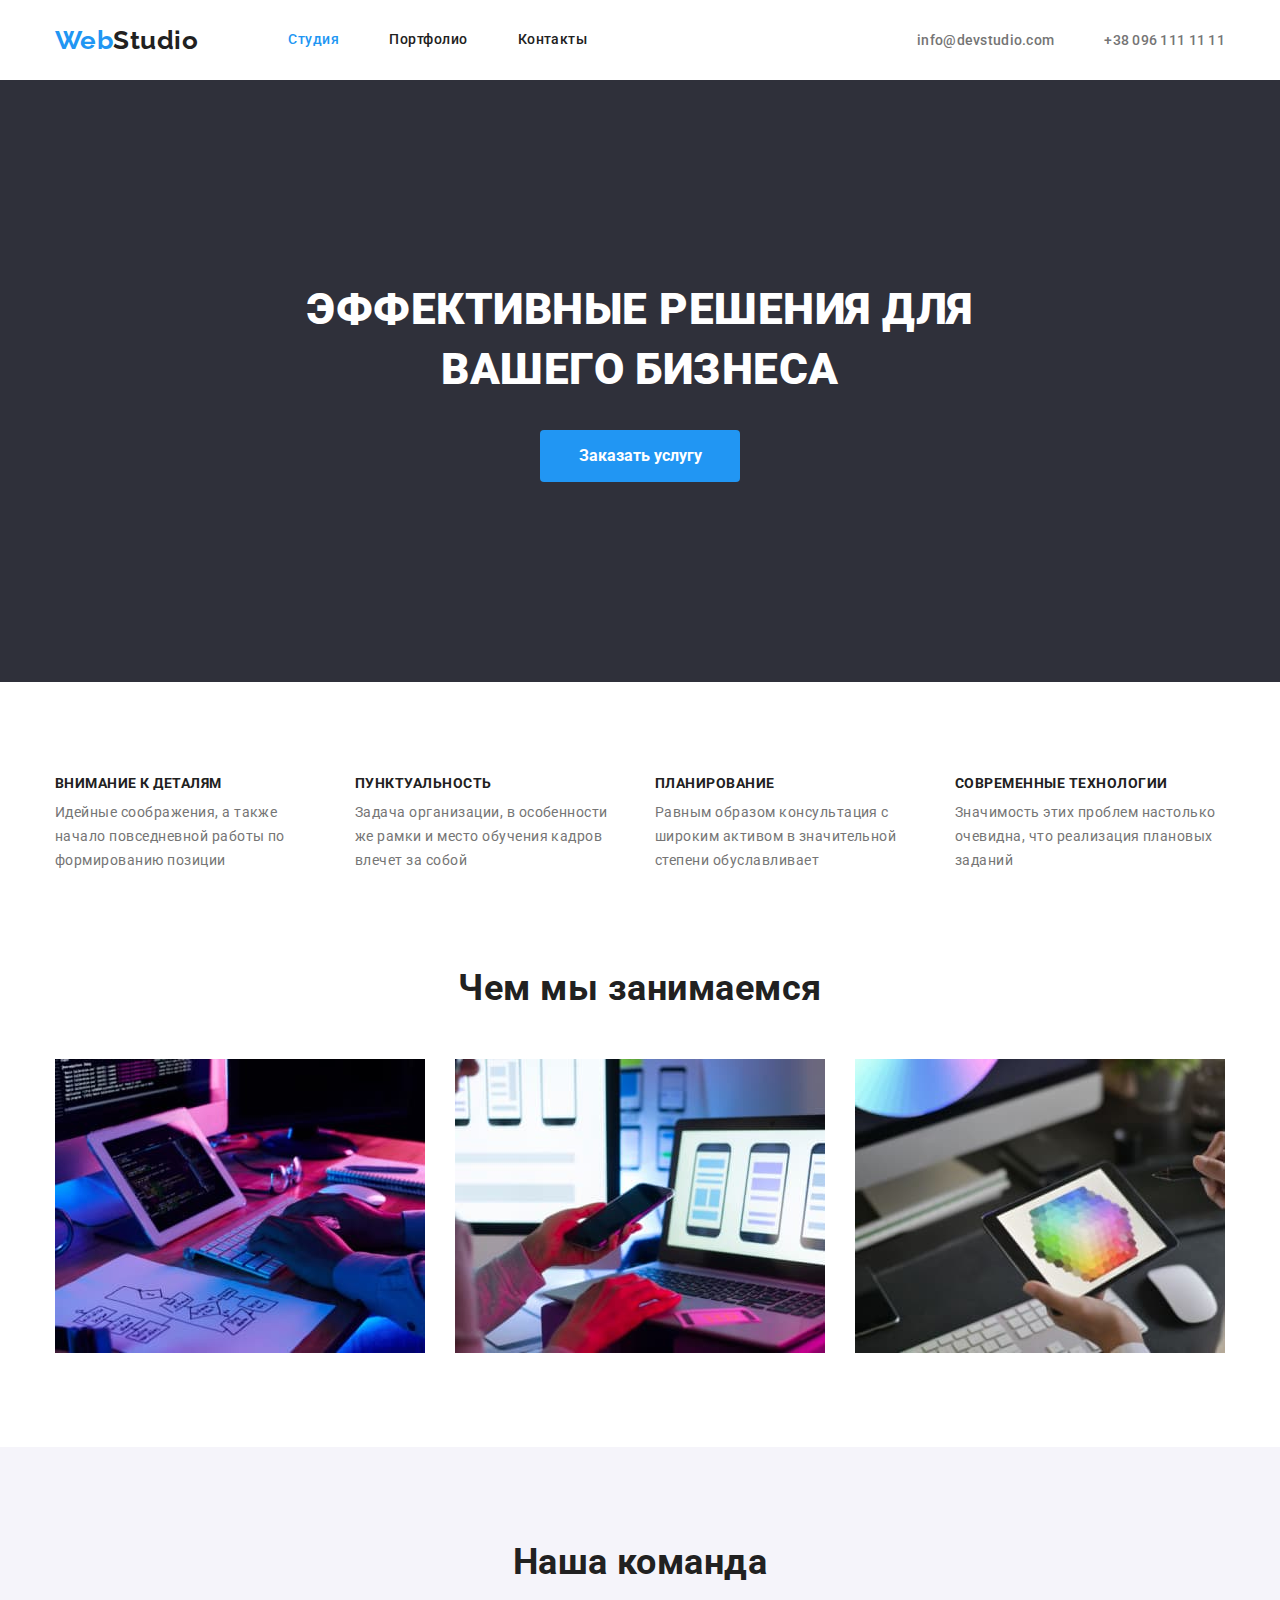
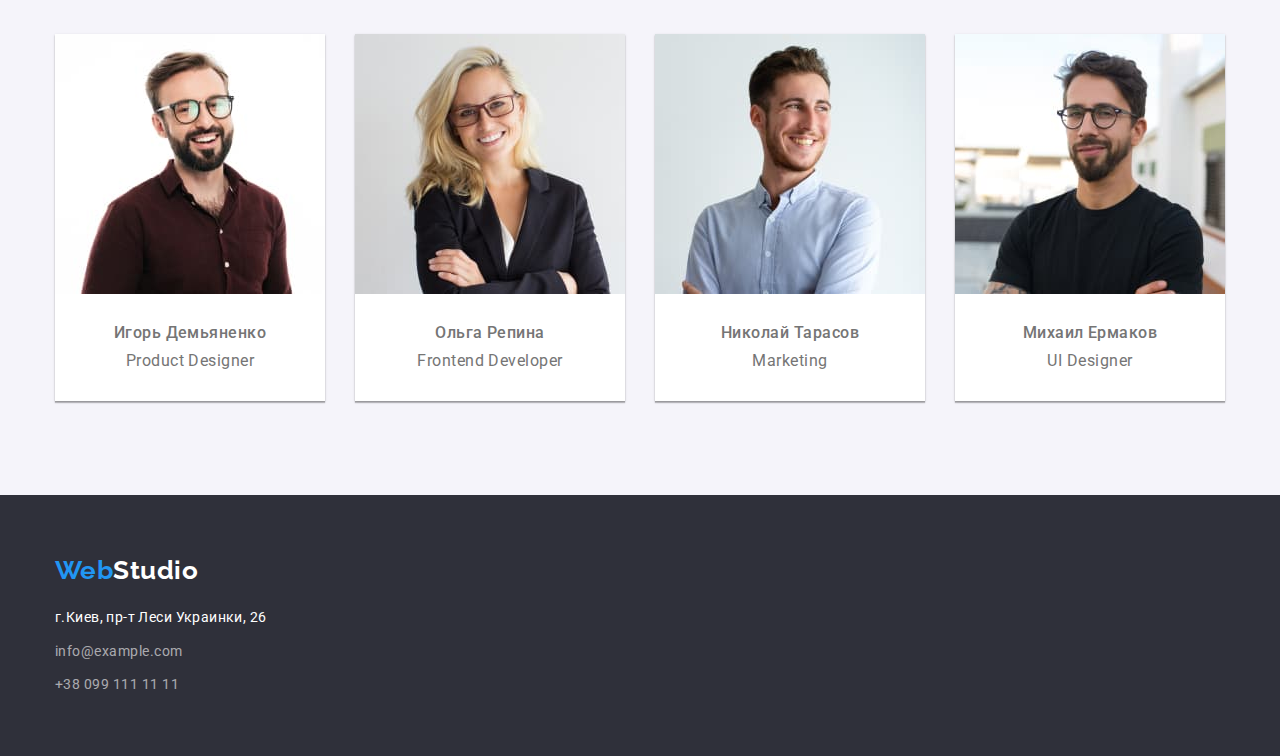
<file: index.html>
<!DOCTYPE html>
<html lang="ru">
    <head>
        <meta charset="UTF-8" />
        <meta http-equiv="X-UA-Compatible" content="IE=edge">
        <meta name="viewport" content="width=device-width, initial-scale=1.0">
        <title>Document</title>
        <link rel="preconnect" href="https://fonts.googleapis.com">
        <link rel="preconnect" href="https://fonts.gstatic.com" crossorigin>
        <link href="https://fonts.googleapis.com/css2?family=Raleway:wght@700&family=Roboto:wght@400;500;700;900&display=swap"
            rel="stylesheet">
        <link rel="stylesheet" href="https://cdnjs.cloudflare.com/ajax/libs/modern-normalize/1.1.0/modern-normalize.min.css">
        <link rel="stylesheet" href="./css/styles.css" />
    </head>
    <body>
        <!--шапка сайта-->
        
           
        <header class="main-nav">
            <div class="container header-container">
            <a href="/" class="logo">
                <span class="logo-web">Web</span><span class="logo-studio">Studio</span>
            </a>
            <nav>
            <ul class="site-nav list">
                <li class="item"><a href="" class="link current">Студия</a></li>
                <li class="item"><a href="./portfolio.html" class="link">Портфолио</a></li>
                <li class="item"><a href="" class="link">Контакты</a></li>
            </ul>
            </nav>
            <ul class="auth-nav list">
                <li class="item"><a href="mailto:info@devstudio.com" class="link">info@devstudio.com</a></li>
                <li class="item"><a href="tel:+380961111111" class="link">+38 096 111 11 11</a></li>
            </ul>
    </div>
        </header>
        
        </div>
       
        <!--Основная часть сайта-->
        <main>
        <!--Герой-->
            <section class="hero">
                <h1 class="hero-title">эффективные решения для вашего бизнеса</h1>
        
            <button type="button" class="button">Заказать услугу</button>
            </section>
        <!--Принципы работы-->
        <section class="section-features">
            <div class="container">
            <h2 class="visually-hidden">наши особенности</h2>
            <ul class="features-list list">
                <li class="descr">
                    <h3 class="title">внимание к деталям</h3>
                    <p class="text">Идейные соображения, а также начало повседневной работы по формированию позиции</p>
                </li>
                <li class="descr">
                    <h3 class="title">пунктуальность</h3>
                    <p class="text">Задача организации, в особенности же рамки и место обучения кадров влечет за собой</p>
                </li>
                <li class="descr">
                    <h3 class="title">планирование</h3>
                    <p class="text">Равным образом консультация с широким активом в значительной степени обуславливает</p>
                </li>
                <li class="descr">
                    <h3 class="title">современные технологии</h3>
                    <p class="text">Значимость этих проблем настолько очевидна, что реализация плановых заданий</p>
                </li>
            </ul>
            </div>
            <!--Чем мы занимаемся-->
        </section>
        <section class="section-work">
            <div class="container">
            <h2 class="section-title">Чем мы занимаемся</h2>
            <ul class="work list">
                <li class="item">
                    <img src="./image/1.jpg" alt="экран разрабочика с изображением кода" width="370"/>
                </li>
                <li class="item">
                    <img src="./image/2.jpg" alt="экран разработчика с изображением интерфейса мобильного телефона" width="370"/>
                </li>
                <li class="item">
                    <img src="./image/3.jpg" alt="планшет с изображением цветовой палитры" width="370" />
                </li>
            </ul>
            </div>
        </section>
        <!--Наша команда-->
        <section class="section-team">
            <div class="container">
            <h2 class="section-title">Наша команда</h2>
            <ul class="team-list list">
                <li class="item">
                    <img src="./image/member1.jpg" alt="фото Игоря Демьяненко" width="270"/>
                    <div class="description">
                    <h3 class="member">Игорь Демьяненко</h3>
                    <p class="text">Product Designer</p>
                    </div>
                </li>
                <li class="item">
                    <img src="./image/member2.jpg" alt="фото Ольги Репиной" width="270"/>
                <div class="description">
                    <h3 class="member">Ольга Репина</h3>
                    <p class="text">Frontend Developer</p>
                    </div>
                </li>
                <li class="item">
                    <img src="./image/member3.jpg" alt="фото Николая Тарасова" width="270"/>
                    <div class="description">
                    <h3 class="member">Николай Тарасов</h3>
                    <p class="text">Marketing</p>
                    </div>
                </li>
                <li class="item">
                    <img src="./image/member4.jpg" alt="фото Михаила Ермакова" width="270"/>
                    <div class="description">
                    <h3 class="member">Михаил Ермаков</h3>
                    <p class="text">UI Designer</p>
                    </div>
                </li>
            </ul>
            </div>
        </section>
        </main>
        <!--Футер-->
        
        <footer>
         <div class="container">
        <a href="/" class="logo-foot">
            <span class="logo-web">Web</span><span class="logo-studio-white">Studio</span></a>
        <address class="addres">
            г.Киев, пр-т Леси Украинки, 26
        </address>
            <ul class="auth-footer list">
                <li class="contact"><a href="mailto:info@example.com" class="link">info@example.com</a></li>
                <li class="contact"><a href="tel:+380991111111" class="link">+38 099 111 11 11</a></li>
            </ul>
        </div>
        </footer>
      
    </body>
</html>
</file>
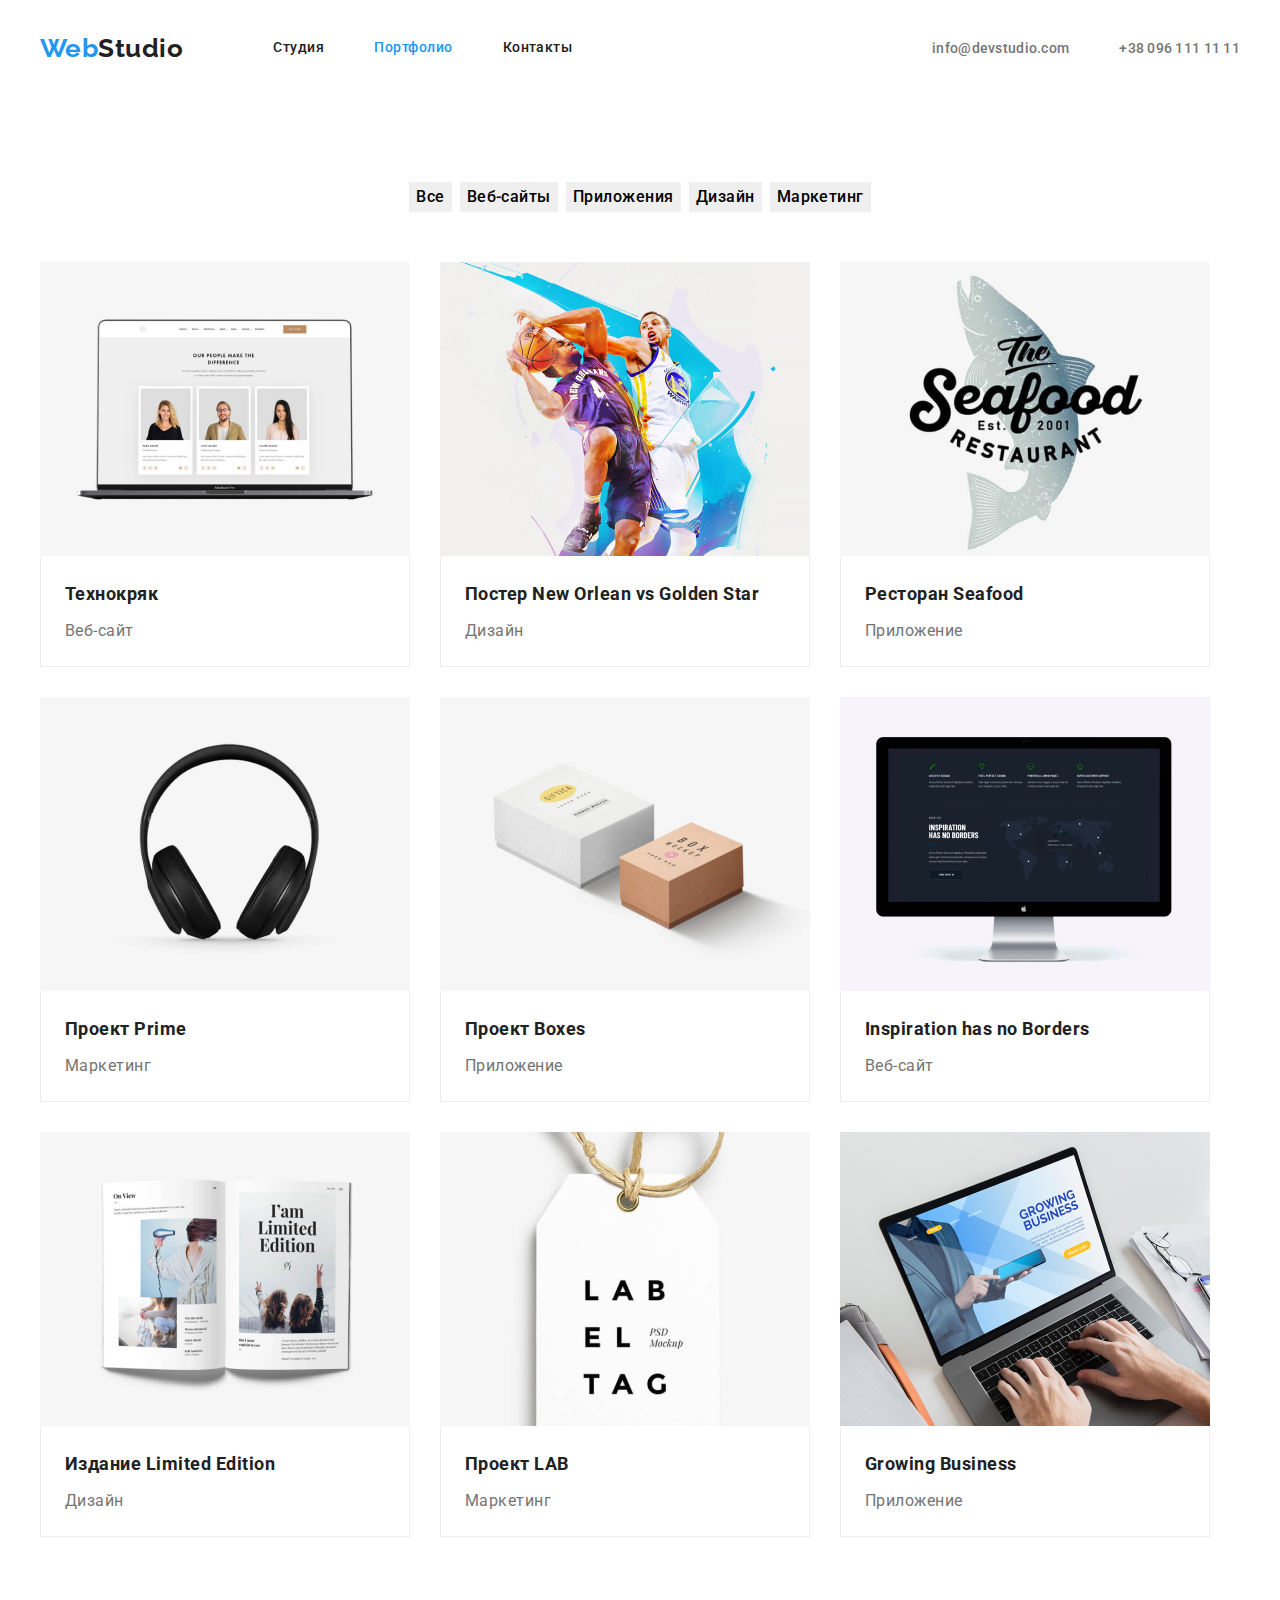
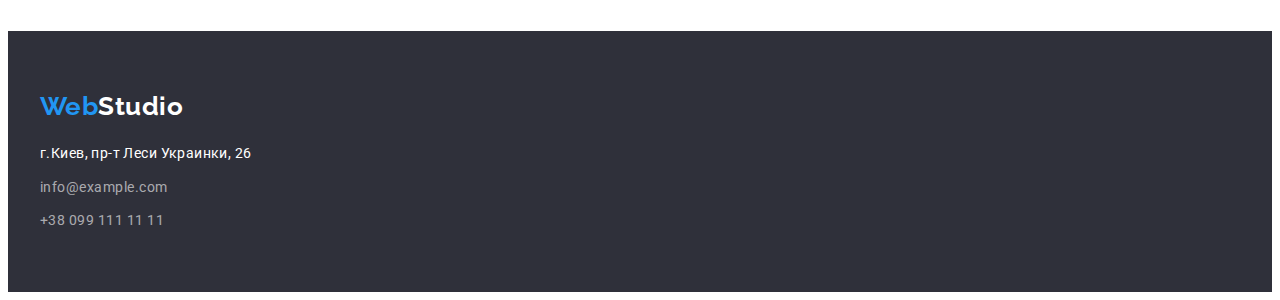
<file: portfolio.html>
<!DOCTYPE html>
<html lang="en">
<head>
    <meta charset="UTF-8">
    <meta http-equiv="X-UA-Compatible" content="IE=edge">
    <meta name="viewport" content="width=device-width, initial-scale=1.0">
    <title>portfolio</title>
   
    <link href="https://fonts.googleapis.com/css2?family=Raleway:wght@700&family=Roboto:wght@400;500;700;900&display=swap"
        rel="stylesheet">
    <link rel="stylesheet" href="./css/styles.css" />
</head>
<body>
<!--шапка сайта-->


    <header class="main-nav">
        <div class="container header-container">
        <a href="/" class="logo">
            <span class="logo-web">Web</span><span class="logo-studio">Studio</span>
        </a>
        <nav>
            <ul class="site-nav list">
                <li class="item"><a href="./index.html" class="link">Студия</a></li>
                <li class="item"><a href="" class="link current">Портфолио</a></li>
                <li class="item"><a href="" class="link">Контакты</a></li>
            </ul>
        </nav>
        <ul class="auth-nav list">
            <li class="item"><a href="mailto:info@devstudio.com" class="link">info@devstudio.com</a></li>
            <li class="item"><a href="tel:+380961111111" class="link">+38 096 111 11 11</a></li>
        </ul>
        </div>
    </header>


<!--Основная часть сайта-->
<main>
    <!-- Фильтры -->
    <section class="section-portfolio">
<div class="container">
<ul class="filtrs list">
    <li class="filtrs-btn">
    <button type="button" class="button-portfolio">Все</button></li>
    <li class="filtrs-btn">
    <button type="button" class="button-portfolio">Веб-сайты</button></li>
    <li class="filtrs-btn">
    <button type="button" class="button-portfolio">Приложения</button></li>
    <li class="filtrs-btn">
    <button type="button" class="button-portfolio">Дизайн</button></li>
    <li class="filtrs-btn">
    <button type="button" class="button-portfolio">Маркетинг</button></li>
</ul>

<!-- Список проектов -->



    <h1 class="visually-hidden">Наши проекты</h1>
    <ul class="project-list list">
        <li class="element">
            <a>
            <img src="./image/picter1.jpg" alt="монитор с изображением фото команды" width="370" />
        <div class="element-descr">
            <h2 class="title">Технокряк</h2>
        <p class="text">Веб-сайт</p>
        </div>
        </a>
        </li>
        <li class="element">
            <a>
        <img src="./image/picture2.jpg" alt="картинка с изображением баскетбольных игроков" width="370" />
        <div class="element-descr"><h2 class="title">Постер New Orlean vs Golden Star</h2>
        <p class="text">Дизайн</p>
        </div>
            </a>
        </li>
        <li class="element">
            <a>
            <img src="./image/picture3.jpg" alt="логотип рыбного ресторана" width="370" />
        <div class="element-descr"><h2 class="title">Ресторан Seafood</h2>
        <p class="text">Приложение</p>
        </div>
        </a>
        </li>
               <li class="element">
                <a>
                    <img src="./image/picture4.jpg" alt="изображение наушников" width="370" />
        <div class="element-descr"><h2 class="title">Проект Prime</h2>
        <p class="text">Маркетинг</p>
        </div>
                </a>
        </li>
        
        <li class="element"><a>
            <img src="./image/picture5.jpg" alt="две коробки разного размера" width="370" />
        <div class="element-descr">
            <h2 class="title">Проект Boxes</h2>
        <p class="text">Приложение</p>
        </div>
        </a>
        </li>
        
        <li class="element"><a><img src="./image/picture6.jpg" alt="монитор" width="370" />
        <div class="element-descr"><h2 class="title">Inspiration has no Borders</h2>
        <p class="text">Веб-сайт</p>
        </div>
        </a>
        </li>
        
        <li class="element"><a><img src="./image/picture7.jpg" alt="разворот журнала" width="370" />
        <div class="element-descr"><h2 class="title">Издание Limited Edition</h2>
        <p class="text">Дизайн</p>
        </div>
        </a>
        </li>
        
        <li class="element"><a><img src="./image/picture8.jpg" alt="лейба" width="370" />
        <div class="element-descr"><h2 class="title">Проект LAB</h2>
        <p class="text">Маркетинг</p>
        </div>
       </a>
    </li>
    
        <li class="element"><a><img src="./image/picture9.jpg" alt="ноутбук" width="370" />
        <div class="element-descr"><h2 class="title">Growing Business</h2>
        <p class="text">Приложение</p></div>
       </a>
        </li>
    </ul>
</div>
    </section>
</main>
<!-- Футер -->
<footer>
    <div class="container">
        <a href="/" class="logo-foot">
            <span class="logo-web">Web</span><span class="logo-studio-white">Studio</span></a>
        <address class="addres">
            г.Киев, пр-т Леси Украинки, 26
        </address>
        <ul class="auth-footer list">
            <li class="contact"><a href="mailto:info@example.com" class="link">info@example.com</a></li>
            <li class="contact"><a href="tel:+380991111111" class="link">+38 099 111 11 11</a></li>
        </ul>
    </div>
</footer>
</body>
</html>
</file>
<file: css/styles.css>
/*цвет основного текста #212121*/
/*цвет вторичного текста #757575*/
/*цвет текста героя #FFFFFF*/
/*акцент #2196F3*/
/*белый #FFFFFF*/
/*цвет в подвале rgba(255, 255, 255, 0.6);8/
/*background верхней линии #FFFFFF*/
/*background шапки и подвала #2F303A*/
/*background наши особенности #E5E5E5*/
/*background наша команда #F5F4FA*/
:root {
  --primare-text-color: #757575;
  --title-text-color: #212121;
  --accent-color: #2196f3;
  --primare-white-color: #ffffff;
}

body {
  background-color: var(--primare-white-color);
  color: var(--primare-text-color);
  font-family: Roboto, sans-serif;
  letter-spacing: 00.03em;
}
.list {
  list-style: none;
  padding: 0;
  margin: 0;
}
p,
h1,
h2,
h3,
h4,
h5,
h6 {
  margin: 0;
}
ul {
  margin: 0;
  padding: 0;
}
.visually-hidden {
  position: absolute;
  white-space: nowrap;
  width: 1px;
  height: 1px;
  overflow: hidden;
  border: 0;
  padding: 0;
  clip: rect(0 0 0 0);
  clip-path: inset(50%);
  margin: -1px;
}
img {
  display: block;
  max-width: 100%;
  height: auto;
}
.container {
  margin-left: auto;
  margin-right: auto;
  /* background-color: teal; */
  width: 1200px;
  padding-right: 15px;
  padding-left: 15px;
  /* margin-bottom: 94px; */
}
.header-container {
  display: flex;
  align-items: center;
}
.main-nav {
  display: flex;
  align-items: center;
}
.site-nav {
  display: flex;
  align-items: center;
  /* margin-left: 93px; */
}
/* .site-nav .item {
  margin-right: 50px;}*/

.site-nav .item:not(:last-child) {
  margin-right: 50px;
}
/* Лого */
.logo {
  font-family: Raleway, sans-serif;
  font-weight: 700;
  font-size: 26px;
  line-height: 1.19;
  text-decoration: none;
  margin-right: 90px;
  /* margin-bottom: 25px; */
}

.logo-web {
  color: var(--accent-color);
  /* margin-bottom: 30px; */
}
.logo-studio {
  color: var(--title-text-color);
}
.logo-studio-white {
  color: #ffffff;
}

/* Site nav */
.site-nav .link {
  display: block;
  color: var(--title-text-color);
  font-family: Roboto;
  font-weight: 500;
  font-size: 14px;
  line-height: 1.14;
  text-decoration: none;
  padding-top: 32px;
  padding-bottom: 32px;
}
.site-nav .link:hover,
.site-nav .link:focus {
  color: var(--accent-color);
}
.site-nav .link.current {
  color: var(--accent-color);
}

.auth-nav {
  display: flex;
  margin-left: auto;
}
.auth-nav .link {
  color: #757575;
  text-decoration: none;
  font-weight: 500;
  letter-spacing: 0.02em;
  font-size: 14px;
  line-height: 1.14;
}
.auth-nav .item + .item {
  margin-left: 50px;
}
.auth-nav .link:hover,
.auth-nav .link:focus {
  color: var(--accent-color);
}
/* Hero */
.hero {
  background-color: #2f303a;
  text-align: center;
  padding-top: 200px;
  padding-bottom: 200px;
}
.hero-title {
  color: #ffffff;
  font-weight: 900;
  font-size: 44px;
  line-height: 1.36;

  text-transform: uppercase;
  margin-bottom: 30px;
  width: 696px;
  margin-left: auto;
  margin-right: auto;
}
/* Section */
.section-title {
  color: var(--title-text-color);
  font-weight: 700;
  font-size: 36px;
  line-height: 1.17;
  text-align: center;
  margin-top: 0;
  margin-bottom: 50px;
}
.section-features {
  padding-top: 94px;
  /* padding-bottom: 0; */
}
/*Features-list*/

.features-list {
  display: flex;
  /* margin-bottom: 94px;
  margin-left: 30px; */
}

.features-list .title {
  color: var(--title-text-color);
  font-weight: 700;
  font-size: 14px;
  line-height: 1.14;
  text-transform: uppercase;
  margin-top: 0;
  margin-bottom: 10px;
}
.features-list p {
  margin-top: 0;
  margin-bottom: 0;
  /* width: calc((100%-90px)/4); */
}
.features-list .text {
  font-size: 14px;
  line-height: 1.71;
  color: var(--primare-text-color);
}
.features-list .descr {
  width: 270px;
}
.features-list .descr:not(:last-child) {
  margin-right: 30px;
}

.work {
  display: flex;
  /* margin-bottom: 94px; */
}
.section-work {
  padding-bottom: 94px;
  padding-top: 94px;
}
.work .item {
  /* width: calc((100%-60px)/3); */
  width: 370px;
}
.work .item:not(:last-child) {
  margin-right: 30px;
}
/* Button */
.button {
  color: #ffffff;
  background-color: var(--accent-color);
  font-weight: 700;
  font-size: 16px;
  line-height: 1.87;
  cursor: pointer;
  font-family: inherit;

  border-radius: 4px;
  padding: 10px 32px;
  min-width: 200px;
  text-align: center;
  border: 1px solid transparent;
}
.button-portfolio {
  cursor: pointer;
  font-family: inherit;
  font-style: normal;
  font-weight: 500;
  font-size: 16px;
  line-height: 1.63;
  text-align: center;
  letter-spacing: 0.03em;
  border: 1px solid transparent;
}
.button-portfolio:hover,
.button-portfolio:focus {
  color: var(--primare-white-color);
  background-color: var(--accent-color);
}

/* Our team */
.section-team {
  background-color: #f5f4fa;
  padding-top: 94px;
  padding-bottom: 94px;
}
.team-list {
  display: flex;
  /* padding-top: 94px;
  padding-bottom: 94px; */
}
.team-list .member {
  font-weight: 500;
  font-size: 16px;
  line-height: 1.18;
  text-align: center;
  margin-bottom: 10px;
}
.team-list .text {
  font-weight: 400;
  font-size: 16px;
  line-height: 1.18;
  text-align: center;
  color: #757575;
}
.team-list .item {
  /* padding-top: 186px;
  padding-bottom: 94px; */
  width: 270px;
  background: #ffffff;
  box-shadow: 0px 1px 3px rgba(0, 0, 0, 0.12), 0px 1px 1px rgba(0, 0, 0, 0.14),
    0px 2px 1px rgba(0, 0, 0, 0.2);
}
.team-list .item:not(:last-child) {
  margin-right: 30px;
}
.description {
  padding-top: 30px;
  padding-bottom: 30px;
}

/* Футер */
footer {
  background-color: #2f303a;
  padding-bottom: 60px;
  padding-top: 60px;
}
.logo-foot {
  display: block;
  margin-bottom: 20px;
  font-family: Raleway, sans-serif;
  font-weight: 700;
  font-size: 26px;
  line-height: 1.19;
  text-decoration: none;
}
.auth-footer .link {
  color: rgba(255, 255, 255, 0.6);

  font-weight: 400;
  font-size: 14px;
  line-height: 24px;
  text-decoration: none;
}
.auth-footer .link:hover,
.auth-footer .link:focus {
  color: var(--accent-color);
}
.addres {
  color: var(--primare-white-color);
  font-weight: 400;
  font-size: 14px;
  line-height: 1.71;
  letter-spacing: 0.03em;
  font-style: normal;
  margin-bottom: 9px;
}
.auth-footer .contact:not(:last-child) {
  margin-bottom: 9px;
}

/* Портфолио */

/* .project-list .title {
color: var(--title-text-color);
font-weight: 700;
font-size: 18px;
line-height: 2.0;
text-decoration: none;
} */
.section-portfolio {
  padding-top: 94px;
  /* margin-top: 94px; */
  padding-bottom: 94px;
}
.filtrs {
  display: flex;
  justify-content: center;

  /* background-color: green; */

  margin-bottom: 50px;
}
.filtrs .filtrs-btn:not(:last-child) {
  margin-right: 8px;
}

.project-list .text {
  color: #757575;
  font-weight: 400;
  font-size: 16px;
  line-height: 1.88;
  text-decoration: none;
}
.project-list .title {
  color: #212121;
  font-weight: 700;
  font-size: 18px;
  line-height: 2;
  text-decoration: none;
  margin-bottom: 4px;
}
.project-list {
  display: flex;
  flex-wrap: wrap;
  margin: -15px;
  /* background-color: chocolate; */
  /* margin-bottom: 94px; */
}
.element {
  /* width: calc((100%-60px) / 3); */
  /* margin-right: 30px; */
  margin: 15px;
  width: 370px;
  /* background-color: chartreuse; */
}
.element .element-descr {
  padding-left: 24px;
  padding-right: 24px;
  padding-top: 20px;
  padding-bottom: 20px;
  border-bottom: 1px solid #eeeeee;
  border-left: 1px solid #eeeeee;
  border-right: 1px solid #eeeeee;
}
/* .element:nth-child(3n) {
  margin-right: 0; */

/* .element:nth-last-child(-n + 3) {
  margin-bottom: 0;
} */
</file>
